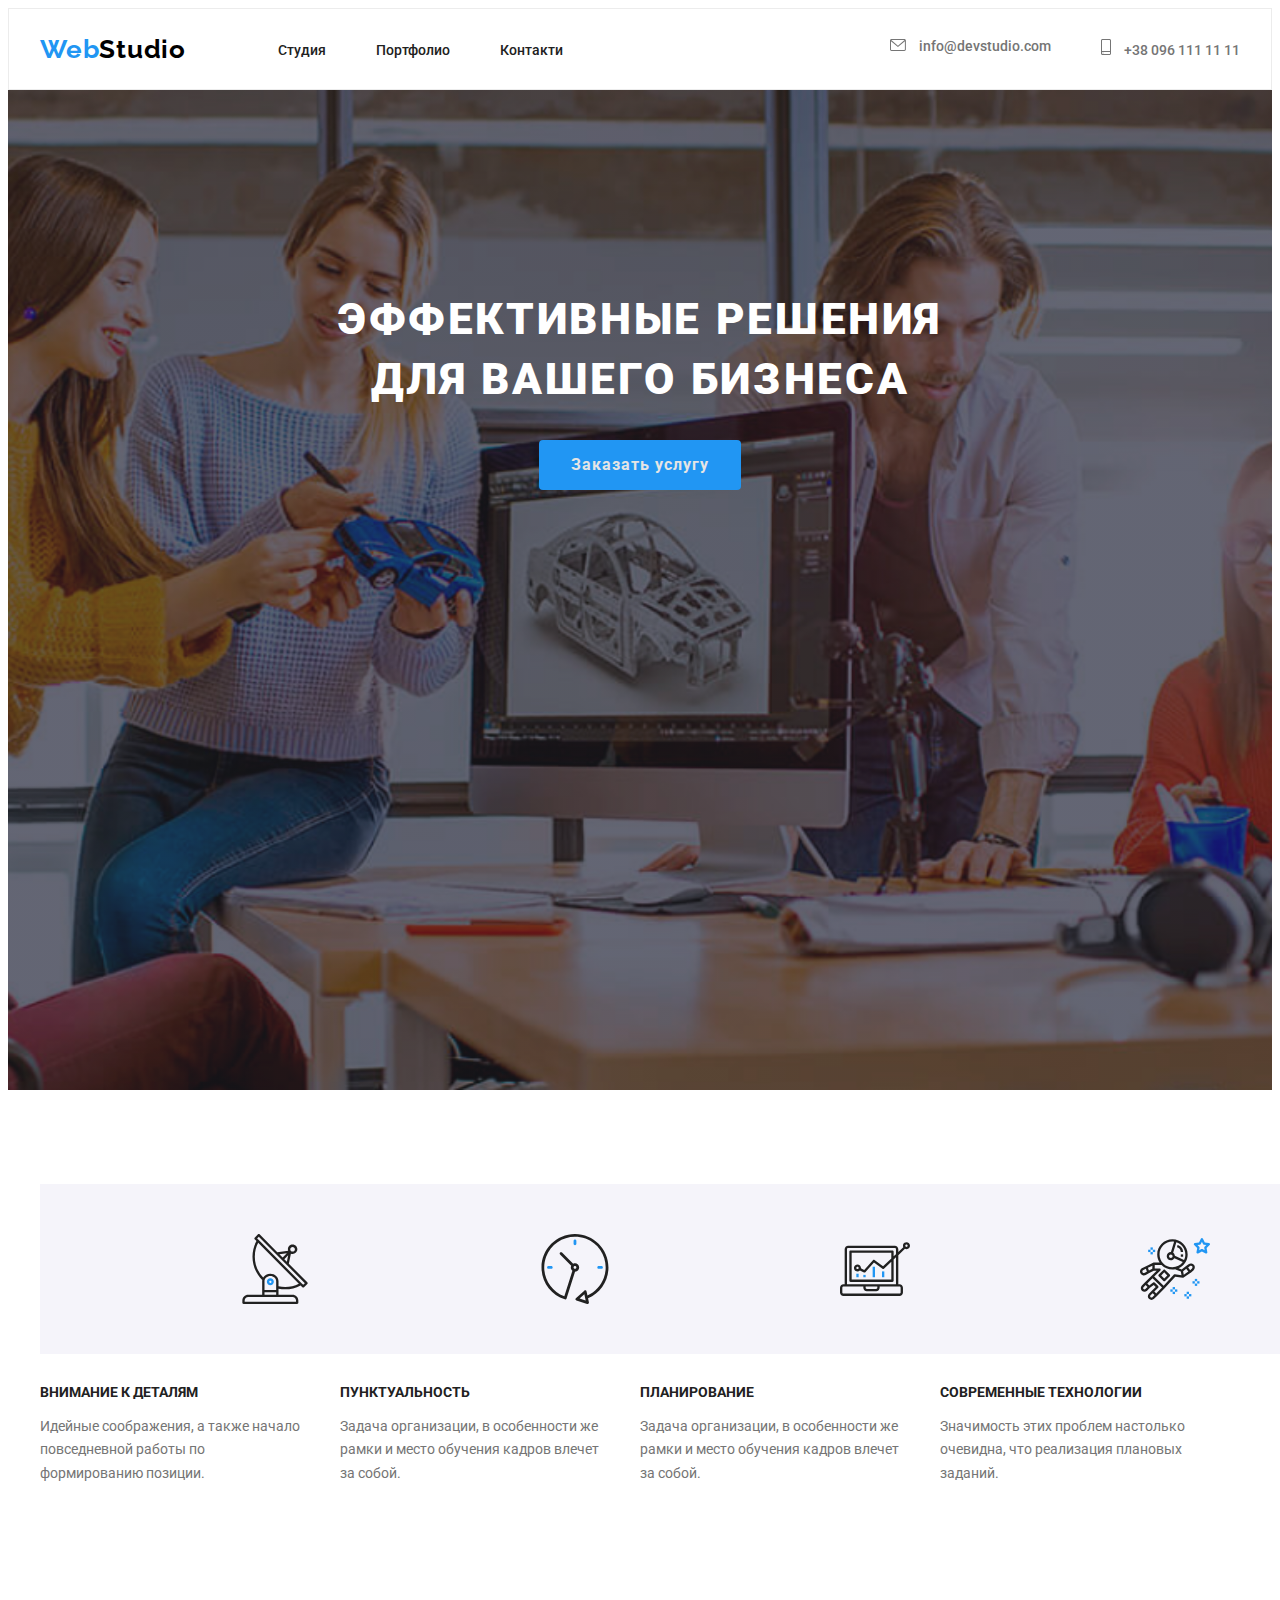
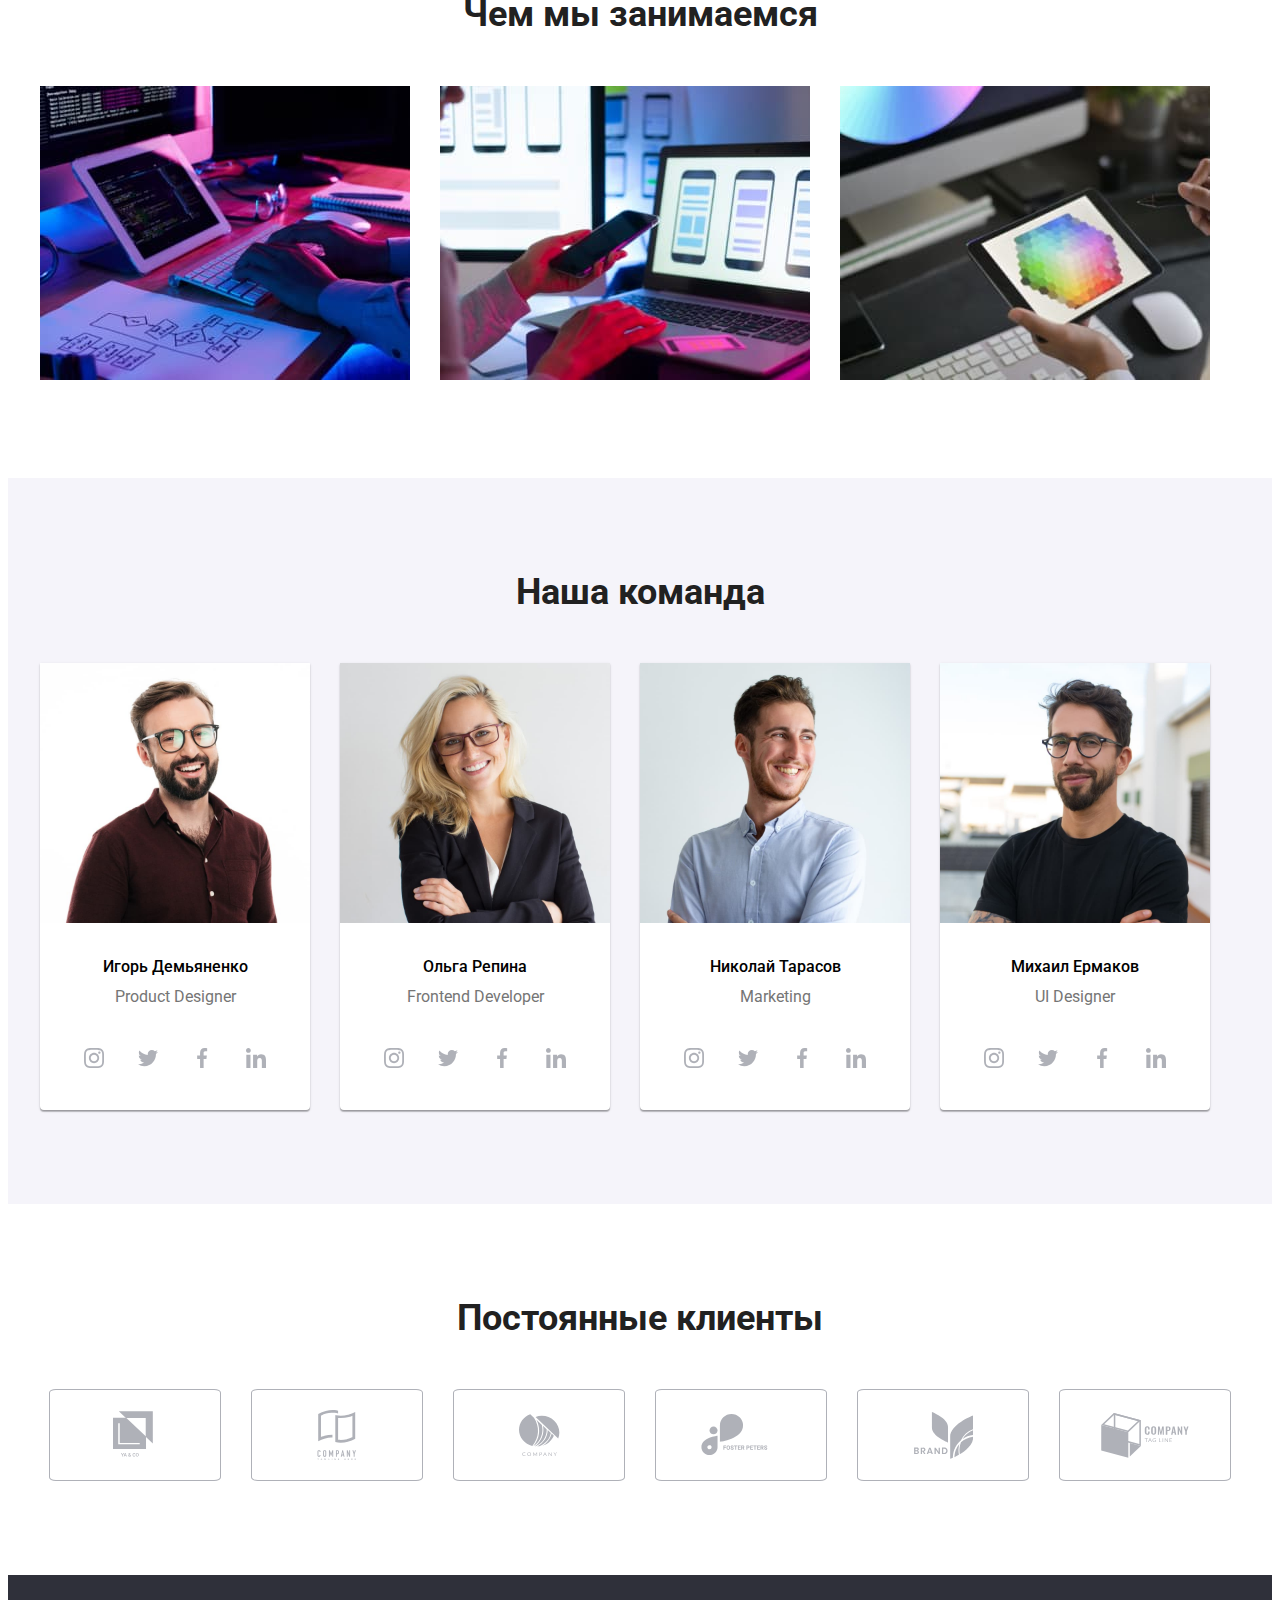
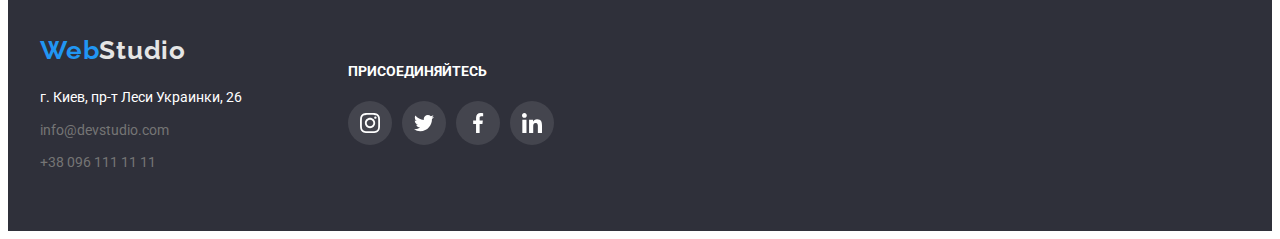
<file: index.html>
<!DOCTYPE html>
<html lang="ru">
  <head>
    <meta charset="UTF-8" />
    <meta name="viewport" content="width=device-width, initial-scale=1.0" />
    <title>Zobova-hw-04</title>
    <link
      rel="stylesheet"
      href="https://cdnjs.cloudflare.com/ajax/libs/modern-normalize/1.0.0/modern-normalize.min.css"
      integrity="sha512-ISS7cAi1PEhQ8jnbJpJZMd29NlhNj4AWYyLOSp2CE/CsHxTCu+r+t0D2yoJudVrd0/8fTVPUVDzY5Tvli75u/g=="
      crossorigin="anonymous"
    />
    <link rel="stylesheet" href="./css/styles.css" />

    <link rel="preconnect" href="https://fonts.gstatic.com" />

    <link
      href="https://fonts.googleapis.com/css2?family=Raleway:wght@700&family=Roboto:wght@400;500;700;900&display=swap"
      rel="stylesheet"
    />
  </head>
  <body>
    <header class="header">
      <div class="container main-nav">
        <a class="logo" href="./index.html" title="WebStudio"
          >Web<span class="colortext">Studio</span></a
        >
        <nav class="nav-section">
          <ul class="nav-links">
            <li class="item-links">
              <a class="header-links" href="./index.html" title="Студия"
                >Студия
              </a>
            </li>
            <li class="item-links">
              <a class="header-links" href="./portfolio.html " title="Портфолио"
                >Портфолио
              </a>
            </li>
            <li class="item-links">
              <a class="header-links" href="" title="Контакты">Контакти </a>
            </li>
          </ul>
        </nav>

        <address class="adress-header">
          <a
            class="item-links header-contacts"
            href="mailto:info@devstudio.com"
          >
            <svg class="master-icon-mails">
              <use href="./images/symbol-defs.svg#icon-envelope"></use>
            </svg>
            info@devstudio.com</a
          >

          <a class="header-contacts" href="tel:+74951234567"
            ><svg class="master-icon-call">
              <use href="./images/symbol-defs.svg#icon-smartphone"></use>
            </svg>
            +38 096 111 11 11</a
          >
        </address>
      </div>
    </header>
    <!--Hero section-->
    <main class="main">
      <section class="hero">
        <div class="container-hero overlay">
          <h1 class="hero-h">Эффективные решения для вашего бизнеса</h1>
          <button class="button-hero">Заказать услугу</button>
        </div>
      </section>

      <!--Main-information-->
      <section class="main-section">
        <div class="container">
          <h2 class="visually-hidden">Наши преимущества</h2>
          <ul class="main-list">
            <li class="main-items">
              <h3 class="title3">Внимание к деталям</h3>
              <p class="sub-title3">
                Идейные соображения, а также начало повседневной работы по
                формированию позиции.
              </p>
            </li>
            <li class="main-items">
              <h3 class="title3">Пунктуальность</h3>
              <p class="sub-title3">
                Задача организации, в особенности же рамки и место обучения
                кадров влечет за собой.
              </p>
            </li>

            <li class="main-items">
              <h3 class="title3">Планирование</h3>
              <p class="sub-title3">
                Задача организации, в особенности же рамки и место обучения
                кадров влечет за собой.
              </p>
            </li>
            <li class="main-items">
              <h3 class="title3">Современные технологии</h3>
              <p class="sub-title3">
                Значимость этих проблем настолько очевидна, что реализация
                плановых заданий.
              </p>
            </li>
          </ul>
        </div>
      </section>

      <!--section_what_we_do-->
      <section class="main-section1">
        <div class="container">
          <h2 class="title2">Чем мы занимаемся</h2>
          <ul class="main-sec-list">
            <li class="main-lis-items">
              <img src="images/img1.jpg" height="294" width="370" alt="img1" />
            </li>
            <li class="main-lis-items">
              <img src="images/img2.jpg" height="294" width="370" alt="img2" />
            </li>
            <li class="main-lis-items">
              <img src="images/img3.jpg" height="294" width="370" alt="img3" />
            </li>
          </ul>
        </div>
      </section>

      <!--our_team-->
      <section class="main-section2">
        <div class="container our-team">
          <h2 class="title2">Наша команда</h2>
          <ul class="out-team-list">
            <li class="list-item">
              <img
                src="images/igor.jpg"
                height="260"
                width="270"
                alt="Designer's Nmae"
              />
              <h3 class="title-name">Игорь Демьяненко</h3>
              <p class="description-index">Product Designer</p>
              <ul class="social-list">
                <li class="s-icon">
                  <a class="master-link m-link-team" href=""
                    ><svg class="master-icon">
                      <use href="./images/symbol-defs.svg#icon-instagram"></use>
                    </svg>
                  </a>
                </li>
                <li class="s-icon">
                  <a class="master-link m-link-team" href=""
                    ><svg class="master-icon">
                      <use href="./images/symbol-defs.svg#icon-twitter"></use>
                    </svg>
                  </a>
                </li>
                <li class="s-icon">
                  <a class="master-link m-link-team" href=""
                    ><svg class="master-icon">
                      <use href="./images/symbol-defs.svg#icon-facebook"></use>
                    </svg>
                  </a>
                </li>
                <li class="s-icon">
                  <a class="master-link m-link-team" href=""
                    ><svg class="master-icon">
                      <use href="./images/symbol-defs.svg#icon-linkedin"></use>
                    </svg>
                  </a>
                </li>
              </ul>
            </li>

            <li class="list-item">
              <img
                src="images/olga.jpg"
                height="260"
                width="270"
                alt="Frontend Developer's Name"
              />
              <h3 class="title-name">Ольга Репина</h3>
              <p class="description-index">Frontend Developer</p>
              <ul class="social-list">
                <li class="s-icon">
                  <a class="master-link" href=""
                    ><svg class="master-icon">
                      <use href="./images/symbol-defs.svg#icon-instagram"></use>
                    </svg>
                  </a>
                </li>
                <li class="s-icon">
                  <a class="master-link" href=""
                    ><svg class="master-icon">
                      <use href="./images/symbol-defs.svg#icon-twitter"></use>
                    </svg>
                  </a>
                </li>
                <li class="s-icon">
                  <a class="master-link" href=""
                    ><svg class="master-icon">
                      <use href="./images/symbol-defs.svg#icon-facebook"></use>
                    </svg>
                  </a>
                </li>
                <li class="s-icon">
                  <a class="master-link" href=""
                    ><svg class="master-icon">
                      <use href="./images/symbol-defs.svg#icon-linkedin"></use>
                    </svg>
                  </a>
                </li>
              </ul>
            </li>
            <li class="list-item">
              <img
                src="images/mark.jpg"
                height="260"
                width="270"
                alt="Marketing's Name"
              />
              <h3 class="title-name">Николай Тарасов</h3>
              <p class="description-index">Marketing</p>
              <ul class="social-list">
                <li class="s-icon">
                  <a class="master-link" href=""
                    ><svg class="master-icon">
                      <use href="./images/symbol-defs.svg#icon-instagram"></use>
                    </svg>
                  </a>
                </li>
                <li class="s-icon">
                  <a class="master-link" href=""
                    ><svg class="master-icon">
                      <use href="./images/symbol-defs.svg#icon-twitter"></use>
                    </svg>
                  </a>
                </li>
                <li class="s-icon">
                  <a class="master-link" href=""
                    ><svg class="master-icon">
                      <use href="./images/symbol-defs.svg#icon-facebook"></use>
                    </svg>
                  </a>
                </li>
                <li class="s-icon">
                  <a class="master-link" href=""
                    ><svg class="master-icon">
                      <use href="./images/symbol-defs.svg#icon-linkedin"></use>
                    </svg>
                  </a>
                </li>
              </ul>
            </li>
            <li class="list-item">
              <img
                src="images/misha.jpg"
                height="260"
                width="270"
                alt="UI Designer's Name"
              />
              <h3 class="title-name">Михаил Ермаков</h3>
              <p class="description-index">UI Designer</p>
              <ul class="social-list">
                <li class="s-icon">
                  <a class="master-link" href=""
                    ><svg class="master-icon">
                      <use href="./images/symbol-defs.svg#icon-instagram"></use>
                    </svg>
                  </a>
                </li>
                <li class="s-icon">
                  <a class="master-link" href=""
                    ><svg class="master-icon">
                      <use href="./images/symbol-defs.svg#icon-twitter"></use>
                    </svg>
                  </a>
                </li>
                <li class="s-icon">
                  <a class="master-link" href=""
                    ><svg class="master-icon">
                      <use href="./images/symbol-defs.svg#icon-facebook"></use>
                    </svg>
                  </a>
                </li>
                <li class="s-icon">
                  <a class="master-link" href=""
                    ><svg class="master-icon">
                      <use href="./images/symbol-defs.svg#icon-linkedin"></use>
                    </svg>
                  </a>
                </li>
              </ul>
            </li>
          </ul>
        </div>
      </section>
      <!--Постоянные клиенты-->
      
      <section class="section-3">
        <div class="container clients">
        <h2 class="title2 clients-title">Постоянные клиенты</h2>
        <ul class="clients-list">
          <li class="clients-link">
            <a class="master-clients" href=""
            ><svg class="icon-clients logo-1">
              <use href="./images/symbol-defs.svg#icon-logo-1"></use>
            </svg>
          </a>
        </li>
        <li class="clients-link">
          <a class="master-clients" href=""
          ><svg class="icon-clients logo-2">
            <use href="./images/symbol-defs.svg#icon-logo-2"></use>
          </svg>
        </a>
      </li>
      <li class="clients-link">
        <a class="master-clients" href=""
        ><svg class="icon-clients logo-3">
          <use href="./images/symbol-defs.svg#icon-logo-3"></use>
        </svg>
      </a>
    </li>
    <li class="clients-link">
      <a class="master-clients" href=""
      ><svg class="icon-clients logo-4">
        <use href="./images/symbol-defs.svg#icon-logo-4"></use>
      </svg>
    </a>
  </li>
  <li class="clients-link">
    <a class="master-clients" href=""
    ><svg class="icon-clients logo-5">
      <use href="./images/symbol-defs.svg#icon-logo-5"></use>
    </svg>
  </a>
</li>
<li class="clients-link">
  <a class="master-clients" href=""
  ><svg class="icon-clients logo-6">
    <use href="./images/symbol-defs.svg#icon-logo-6"></use>
  </svg>
</a>
</li>
</ul>
</div>
</section>
</main>

<!--Footer-->
    <footer class="footer">
      <div class="container footer-main">
        <div class="footer-1">
          <a class="logo" href="./index.html" title="WebStudio"
            >Web<span class="colortext_bottom">Studio</span></a
          >
          <ul class="footer-list">
            <li>
              <p class="adress-footer footer-items">
                г. Киев, пр-т Леси Украинки, 26
              </p>
            </li>

            <li>
              <address>
                <a
                  class="contacts-footer mail-footer footer-items"
                  href="mailto:info@devstudio.com"
                  >info@devstudio.com</a
                >
              </address>
            </li>

            <li>
              <a class="contacts-footer footer-items" href="tel:+74951234567"
                >+38 096 111 11 11</a
              >
            </li>
          </ul>
        </div>
        <div class="welcom">
          <p class="prisoed">присоединяйтесь</p>
          <ul class="clients-list clients-list-f">
            <li class="s-icon f-icon">
              <a class="master-link m-link-footer" href=""
                ><svg class="master-icon">
                  <use href="./images/symbol-defs.svg#icon-instagram"></use>
                </svg>
              </a>
            </li>
            <li class="s-icon f-icon">
              <a class="master-link m-link-footer" href=""
                ><svg class="master-icon">
                  <use href="./images/symbol-defs.svg#icon-twitter"></use>
                </svg>
              </a>
            </li>
            <li class="s-icon f-icon">
              <a class="master-link m-link-footer" href=""
                ><svg class="master-icon">
                  <use href="./images/symbol-defs.svg#icon-facebook"></use>
                </svg>
              </a>
            </li>
            <li class="s-icon f-icon">
              <a class="master-link m-link-footer" href=""
                ><svg class="master-icon">
                  <use href="./images/symbol-defs.svg#icon-linkedin"></use>
                </svg>
              </a>
            </li>
          </ul>
        </div>
      </div>
    </footer>
  </body>
</html>
</file>
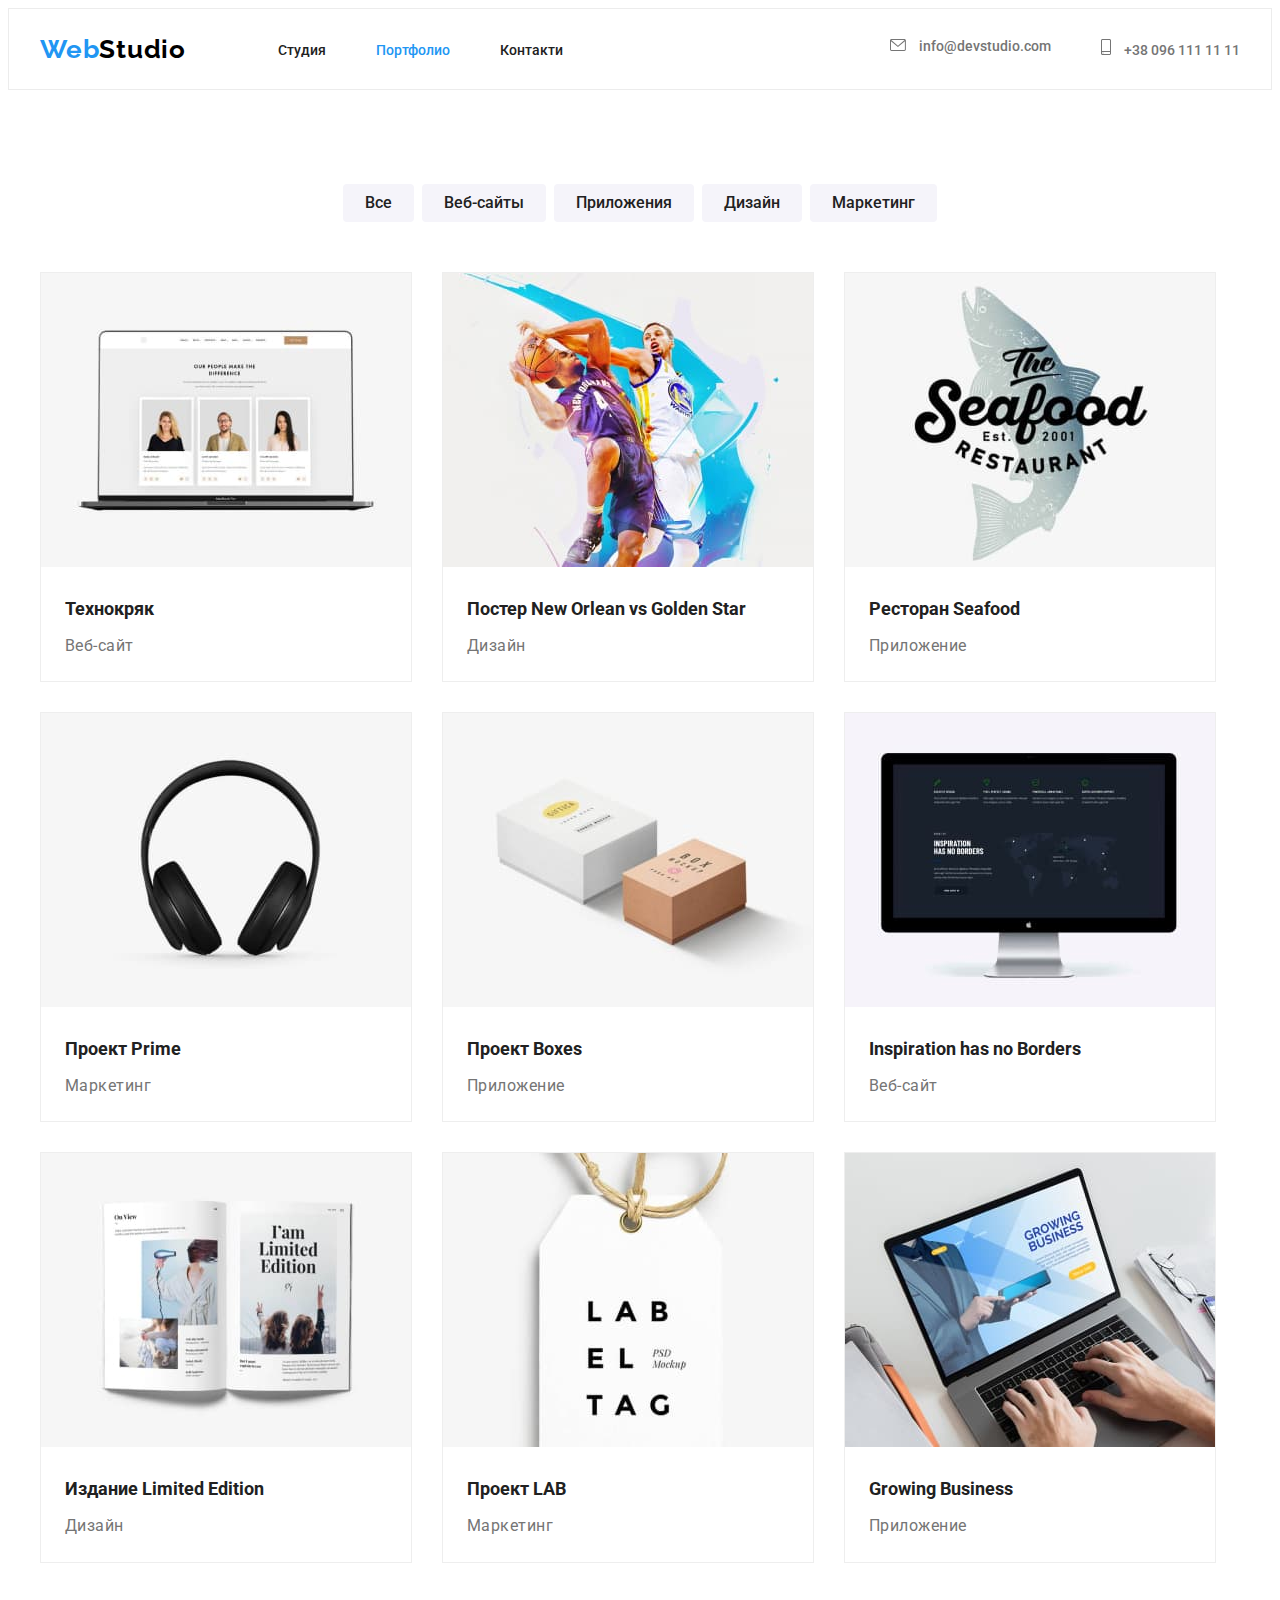
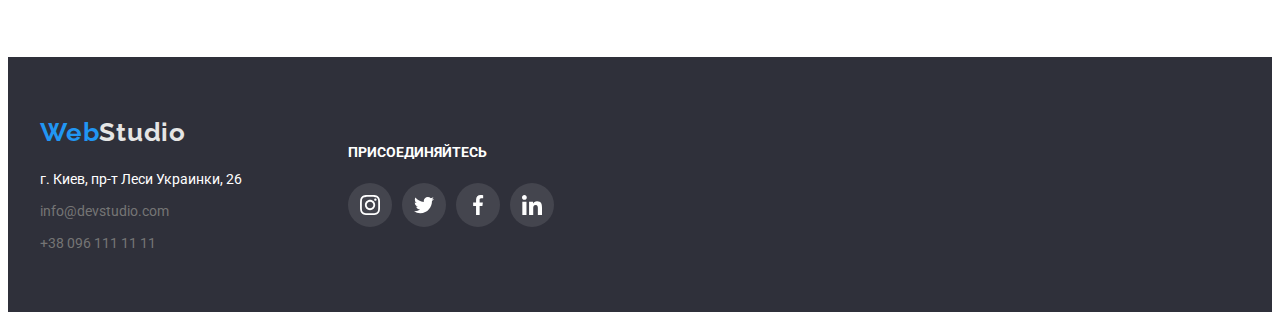
<file: portfolio.html>
<!DOCTYPE html>
<html lang="ru">
  <head>
    <meta charset="UTF-8" />
    <meta name="viewport" content="width=device-width, initial-scale=1.0" />
    <title>Zobova-hw-01</title>
    <link rel="stylesheet" href="./css/styles.css" />

    <link rel="preconnect" href="https://fonts.gstatic.com" />

    <link
      href="https://fonts.googleapis.com/css2?family=Raleway:wght@700&family=Roboto:wght@400;500;700;900&display=swap"
      rel="stylesheet"
    />

    <link
      rel="stylesheet"
      href="https://cdnjs.cloudflare.com/ajax/libs/modern-normalize/1.0.0/modern-normalize.min.css"
      integrity="sha512-ISS7cAi1PEhQ8jnbJpJZMd29NlhNj4AWYyLOSp2CE/CsHxTCu+r+t0D2yoJudVrd0/8fTVPUVDzY5Tvli75u/g=="
      crossorigin="anonymous"
    />
  </head>

  <body>
    <header class="header">
      <div class="container main-nav">
        <a class="logo" href="./index.html" title="WebStudio"
          >Web<span class="colortext">Studio</span></a
        >
        <nav class="nav-section">
          <ul class="nav-links">
            <li class="item-links">
              <a class="header-links" href="./index.html" title="Студия"
                >Студия
              </a>
            </li>
            <li class="item-links">
              <a
                class="header-links current"
                href="./portfolio.html "
                title="Портфолио"
                >Портфолио
              </a>
            </li>
            <li class="item-links">
              <a class="header-links" href="" title="Контакты">Контакти </a>
            </li>
          </ul>
        </nav>

        <address class="adress-header">
          <a
            class="item-links header-contacts"
            href="mailto:info@devstudio.com"
          >
            <svg class="master-icon-mails">
              <use href="./images/symbol-defs.svg#icon-envelope"></use>
            </svg>
            info@devstudio.com</a
          >

          <a class="header-contacts" href="tel:+74951234567"
            ><svg class="master-icon-call">
              <use href="./images/symbol-defs.svg#icon-smartphone"></use>
            </svg>
            +38 096 111 11 11</a
          >
        </address>
      </div>
    </header>
    <main>
      <section class="section-portfolio">
        <div class="container portfolio-container">
          <ul class="portfolio-list">
            <li class="portfolio-items">
              <button class="button" type="button">Все</button>
            </li>
            <li class="portfolio-items">
              <button class="button" type="button">Веб-сайты</button>
            </li>
            <li class="portfolio-items">
              <button class="button" type="button">Приложения</button>
            </li>
            <li class="portfolio-items">
              <button class="button" type="button">Дизайн</button>
            </li>
            <li class="portfolio-items">
              <button class="button" type="button">Маркетинг</button>
            </li>
          </ul>
          <h1 class="visually-hidden">Наши проекты</h1>
          <ul class="card-set">
            <li class="card-set-items">
              <a class="card-set-link" href="">
                <img
                  src="images/techno.jpg"
                  alt="Tecnokryak"
                  width="370"
                  height="294"
                />
                <div class="portfolio-info">
                  <h2 class="descrip-portfolio">Технокряк</h2>
                  <p class="project-name-p">Веб-сайт</p>
                </div>
              </a>
            </li>
            <li class="card-set-items">
              <a class="card-set-link" href="">
                <img
                  src="images/poster.jpg"
                  alt="Photo of Poster"
                  width="370"
                  height="294"
                />
                <div class="portfolio-info">
                  <h2 class="descrip-portfolio">
                    Постер New Orlean vs Golden Star
                  </h2>
                  <p class="project-name-p">Дизайн</p>
                </div>
              </a>
            </li>
            <li class="card-set-items">
              <a class="card-set-link" href="">
                <img
                  src="images/seafood.jpg"
                  alt="See Food Emblem"
                  width="370"
                  height="294"
                />
                <div class="portfolio-info">
                  <h2 class="descrip-portfolio">Ресторан Seafood</h2>
                  <p class="project-name-p">Приложение</p>
                </div>
              </a>
            </li>

            <li class="card-set-items">
              <a class="card-set-link" href="">
                <img
                  src="images/naushn.jpg"
                  alt="headphones"
                  width="370"
                  height="294"
                />
                <div class="portfolio-info">
                  <h2 class="descrip-portfolio">Проект Prime</h2>
                  <p class="project-name-p">Маркетинг</p>
                </div>
              </a>
            </li>
            <li class="card-set-items">
              <a class="card-set-link" href="">
                <img
                  src="images/project-boxes.jpg"
                  alt="wooden boxes"
                  width="370"
                  height="294"
                />
                <div class="portfolio-info">
                  <h2 class="descrip-portfolio">Проект Boxes</h2>
                  <p class="project-name-p">Приложение</p>
                </div>
              </a>
            </li>
            <li class="card-set-items">
              <a class="card-set-link" href="">
                <img
                  src="images/inspiration.jpg"
                  alt="photo of montior"
                  width="370"
                  height="294"
                />
                <div class="portfolio-info">
                  <h2 class="descrip-portfolio">Inspiration has no Borders</h2>
                  <p class="project-name-p">Веб-сайт</p>
                </div>
              </a>
            </li>

            <li class="card-set-items">
              <a class="card-set-link" href="">
                <img
                  src="images/limited-edition.jpg"
                  alt="Limited Edition magazine"
                  width="370"
                  height="294"
                />
                <div class="portfolio-info">
                  <h2 class="descrip-portfolio">Издание Limited Edition</h2>
                  <p class="project-name-p">Дизайн</p>
                </div>
              </a>
            </li>
            <li class="card-set-items">
              <a class="card-set-link" href="">
                <img
                  src="images/lab.jpg"
                  alt="Lab El Tag"
                  width="370"
                  height="294"
                />
                <div class="portfolio-info">
                  <h2 class="descrip-portfolio">Проект LAB</h2>
                  <p class="project-name-p">Маркетинг</p>
                </div>
              </a>
            </li>
            <li class="card-set-items">
              <a class="card-set-link" href="">
                <img
                  src="images/growing.jpg"
                  alt="Working on a laptop"
                  width="370"
                  height="294"
                />
                <div class="portfolio-info">
                  <h2 class="descrip-portfolio">Growing Business</h2>
                  <p class="project-name-p">Приложение</p>
                </div>
              </a>
            </li>
          </ul>
        </div>
      </section>
    </main>

    
    <!--Footer-->
    <footer class="footer">
      <div class="container footer-main">
        <div class="footer-1">
          <a class="logo" href="./index.html" title="WebStudio"
            >Web<span class="colortext_bottom">Studio</span></a
          >
          <ul class="footer-list">
            <li>
              <p class="adress-footer footer-items">
                г. Киев, пр-т Леси Украинки, 26
              </p>
            </li>

            <li>
              <address>
                <a
                  class="contacts-footer mail-footer"
                  href="mailto:info@devstudio.com"
                  >info@devstudio.com</a
                >
              </address>
            </li>

            <li>
              <a class="contacts-footer" href="tel:+74951234567"
                >+38 096 111 11 11</a
              >
            </li>
          </ul>
        </div>
        <div class="welcom">
          <p class="prisoed">присоединяйтесь</p>
          <ul class="clients-list clients-list-f">
            <li class="s-icon f-icon">
              <a class="master-link m-link-footer" href=""
                ><svg class="master-icon">
                  <use href="./images/symbol-defs.svg#icon-instagram"></use>
                </svg>
              </a>
            </li>
            <li class="s-icon f-icon">
              <a class="master-link m-link-footer" href=""
                ><svg class="master-icon">
                  <use href="./images/symbol-defs.svg#icon-twitter"></use>
                </svg>
              </a>
            </li>
            <li class="s-icon f-icon">
              <a class="master-link m-link-footer" href=""
                ><svg class="master-icon">
                  <use href="./images/symbol-defs.svg#icon-facebook"></use>
                </svg>
              </a>
            </li>
            <li class="s-icon f-icon">
              <a class="master-link m-link-footer" href=""
                ><svg class="master-icon">
                  <use href="./images/symbol-defs.svg#icon-linkedin"></use>
                </svg>
              </a>
            </li>
          </ul>
        </div>
      </div>
    </footer>
  </body>
</html>
</file>
<file: css/styles.css>
:root {
  --main-fonts-color: #212121;
  --secondary-fonts-color: #757575;
  --sec-background-color: #f5f4fa;
  --main-bck-color: #e5e5e5;
  --top-bottom-background-color: #2f303a;
  --accent-color: #2196f3;
}
a {
  text-decoration: none;
}

p,
h1,
h2,
h3 {
  margin-top: 0;
  margin-bottom: 0;
}

ul {
  margin: 0;
  padding-left: 0;
}
li {
  list-style-type: none;
}
body {
  font-family: "Roboto", sans-serif;
}

.container {
  width: 1200px;
  margin: 0 auto;
  padding: 0 15px;
}

.logo {
  font-family: "Raleway", sans-serif;
  font-style: normal;
  font-weight: 700;
  font-size: 26px;
  line-height: 1.19;
  letter-spacing: 0.03em;
  color: var(--accent-color);
  margin-right: 93px;
  width: 145px;
}

.adress-header {
  margin-left: auto;
  font-family: "Roboto", sans-serif;
}

.colortext_bottom {
  color: var(--main-bck-color);
}
.colortext {
  color: black;
}

header {
  padding-bottom: 24px;
  padding-top: 25px;
  background: #ffffff;
  border: 1px solid #ececec;
}

.header-contacts {
  text-decoration: none;
  font-style: normal;
  color: var(--secondary-fonts-color);
  font-weight: 500;
  font-size: 14px;
  line-height: 1.14;
}

.header-contacts:focus,
.header-contacts:hover {
  color: var(--accent-color);
}

.header-links {
  font-weight: 500;
  font-size: 14px;
  line-height: 1.14;
  color: var(--main-fonts-color);
  padding: 32px 0;
}

.header-links:focus,
.header-links:hover {
  color: var(--accent-color);
}
/*Hero section*/
.hero {
  background-color: #2f303a;
}
.hero-h {
  width: 696px;
  height: 120px;
  left: 452px;
  top: 280px;
  font-weight: 900;
  font-size: 44px;
  line-height: 1.36;
  text-align: center;
  letter-spacing: 0.06em;
  text-transform: uppercase;
  color: #ffffff;
  justify-content: center;
  margin: auto;
}
.hero .overlay 
{
  max-width: 1600px;

  height: 600px;

  margin-right: auto;

  margin-left: auto;

  padding-top: 200px;

  padding-bottom: 200px;

  text-align: center;



  background-color: #c4c4c4;

  background-image: linear-gradient(

      to right,

      rgba(47, 48, 58, 0.4),

      rgba(47, 48, 58, 0.4)

    ),

    url(../images/fon.png);

  background-position: center;

  background-repeat: no-repeat;

  background-size: cover;
}

.hero .container {
  padding-top: 200px;
  padding-bottom: 280px;
}
/*Styles for buttons*/

.button {
  padding: 6px 22px;
  line-height: 1.6;
}

.button-hero {
  border-radius: 4px;
  border: 0 solid transparent;
  min-width: 200px;
  color: var(--main-bck-color);
  background: var(--accent-color);
  font-family: inherit;
  font-weight: 700;
  font-size: 16px;
  line-height: 1.9;
  display: block;
  margin: 0 auto;
  margin-top: 30px;
  cursor: pointer;
  padding: 10px 32px 10px 32px;
  text-align: center;
  letter-spacing: 0.06em;
}

button {
  color: var(--main-fonts-color);
  background: var(--sec-background-color);
  font-family: inherit;
  font-weight: 500;
  font-size: 16px;
  border-radius: 4px;
  border: 0;
  cursor: pointer;
}

button:focus,
button:hover {
  color: #ffffff;
  background: var(--accent-color);
}

/*main index*/

.main-nav {
  display: flex;
  align-items: center;
}

.nav-links {
  display: flex;
  align-items: center;
}

.item-links:not(:last-child) {
  margin-right: 50px;
}

.nav-links.header-links {
  display: block;
  padding-top: 32px;
  padding-bottom: 32px;
}

.title2 {
  color: var(--main-fonts-color);
  font-weight: 700;
  font-size: 36px;
  line-height: 1.16;
}
.title3 {
  color: var(--main-fonts-color);
  font-weight: 700;
  font-size: 14px;
  line-height: 1.19;
  text-transform: uppercase;
}

.sub-title3 {
  margin-block-start: 1em;
  margin-block-end: 1em;
  margin-inline-start: 0px;
  margin-inline-end: 0px;
  font-size: 14px;
  line-height: 1.7;
  color: var(--secondary-fonts-color);
}

.description-index {
  margin-bottom: 30px;
  text-align: center;
  color: var(--secondary-fonts-color);
  font-size: 16px;
  line-height: 1.19;
}

.main-section2 {
  background-color: var(--sec-background-color);
  padding-bottom: 94px;
  padding-top: 94px;
}

.main-list {
  display: flex;
}

.main-section {
  padding-top: 94px;
}

.main-items {
  justify-content: center;
  width: 270px;
}
.main-items:not(:last-child) {
  margin-right: 30px;
}

.main-items::before {
  content: "";
  width: 270px;
  height: 120px;
  display: block;
  padding: 25px 100px;
  background-repeat: no-repeat;
  background-position: 50% 50%;
  margin-bottom: 30px;
  background-color: #f5f4fa;
}
.main-items:nth-child(1):before {
  background-image: url(../images/antenna\ 1.svg);
}

.main-items:nth-child(2):before {
  background-image: url(../images/clock\ 1.svg);
}
.main-items:nth-child(3):before {
  background-image: url(../images/diagram\ 1.svg);
}

.main-items:nth-child(4):before {
  background-image: url(../images/astronaut\ 1.svg);
}
.main-items .title3 {
  margin-bottom: 10px;
}

.main-sec-list {
  display: flex;
}
.main-lis-items:not(:last-child) {
  margin-right: 30px;
}
.main-section1 {
  padding-top: 94px;
  padding-bottom: 94px;
}

.title2 {
  margin-bottom: 50px;
  text-align: center;
}

.out-team-list {
  display: flex;
}

.list-item:not(:last-child) {
  margin-right: 30px;
}

.list-item {
  box-shadow: 0px 1px 3px rgba(0, 0, 0, 0.12), 0px 1px 1px rgba(0, 0, 0, 0.14),
    0px 2px 1px rgba(0, 0, 0, 0.2);
  border-radius: 0px 0px 4px 4px;
  background-color: #fff;
}

.title-name {
  margin-top: 30px;
  margin-bottom: 10px;
  text-align: center;
  font-weight: 500;
  font-size: 16px;
  line-height: 1.19;
  text-align: center;
}


/*footer*/
.footer-1 {
  margin-right: 70px;
}

.footer {
  align-items: baseline;   
  margin-right: auto;
  margin-left: auto;
  padding-top: 60px;
  padding-bottom: 60px;
  background-color: var(--top-bottom-background-color);
  font-family: "Roboto", sans-serif;
}
.footer-list {
  margin-top: 20px;
}

.mail-footer {
  display: block;
  margin-bottom: 9px;
  line-height: 1.7;
}

.adress-footer {
  text-decoration: none;
  font-style: normal;
  font-weight: 400;
  font-size: 14px;
  line-height: 1.7;
  color: #ffffff;
}

.contacts-footer {
  text-decoration: none;
  font-style: normal;
  color: var(--secondary-fonts-color);
  font-family: "Roboto", sans-serif;
  margin-top: 9px;
  font-size: 14px;
  
}

.footer-list {
  display: inline-block;
}

.contact-footers-item {
  display: inline-block;
  margin-bottom: 9px;
  margin-top: 9px;
  
}

.footer-phone {
  margin-bottom: 60px;
}

.footer .logo {
  display: block;
}

/*Portfolio*/
.visually-hidden {
  display: none;
  position: absolute;
  clip: rect(0000);
  width: 1px;
  height: 1px;
  margin: -1px;
}
.descrip-portfolio {
  color: var(--main-fonts-color);
  font-size: 18px;
  line-height: 2;
}

.project-name-p {
  color: var(--secondary-fonts-color);
  font-size: 16px;
  line-height: 1.9;
  letter-spacing: 0.03em;
}

.portfolio-list {
  display: flex;
  align-items: center;
  justify-content: center;
  margin-bottom: 50px;
}

.section-portfolio {
  padding-bottom: 94px;
  padding-top: 94px;
}

.portfolio-items:not(:last-child) {
  margin-right: 8px;
}
.card-set {
  display: flex;
  flex-wrap: wrap;
  margin-left: -30px;
  margin-top: -30px;
  flex-basis: calc((100%-60) / 3);
}

.card-set-items {
  margin-left: 30px;
  margin-top: 30px;
  border: 1px solid #eeeeee;
  width: 370px;
}
.card-set-link {
  display: inline-block;
}
.card-set-link:hover,
.card-set-link:focus {
  box-shadow: inset 0px 1px 1px rgba(0, 0, 0, 0.12),
    0px 4px 4px rgba(0, 0, 0, 0.06), 1px 4px 6px rgba(0, 0, 0, 0.16);
}
.card-set-items:nth-last-child(-n + 3) {
  margin-bottom: 0;
}

.portfolio-info {
  padding: 20px 24px;
  font-family: "Roboto", sans-serif;
}

.descrip-portfolio {
  padding-bottom: 4px;
}

/* Icons*/
.social-list {
  display: flex;
  justify-content: center;
  margin-bottom: 30px;
}

.social-list .s-icon:not(:last-child) {
  margin-right: 10px;
}

.master-link {
  display: inline-flex;
  width: 44px;
  height: 44px;
  justify-content: center;
  align-items: center;
  border-radius: 50%;

  color: #afb1b8;
}
.m-link-team {
  background-color: #ffffff;
}

.master-link:hover,
.master-link:focus {
  background-color: var(--accent-color);
  color: #ffffff;
}

.master-icon {
  height: 20px;
  width: 20px;
  justify-content: center;
  fill: currentColor;
}

.clients-list {
  display: flex;
  justify-content: center;
  margin-bottom: 0px;
  margin-top: 50px;
}
.clients-list .clients-link:not(:last-child) {
  margin-right: 30px;
}

.master-clients {
  display: inline-flex;
  width: 170px;
  height: 90px;
  justify-content: center;
  align-items: center;
  color: #afb1b8;
  border: currentColor 1px solid;
  border-radius: 4%;
}

.icon-clients {
  justify-content: center;
  fill: currentColor;
  justify-items: center;
}

.clients {
  display: block;
 
}

.section-3{
  padding-top: 94px;
  padding-bottom: 94px;

}
.logo-1 {
  width: 44px;
  height: 49px;
}
.logo-2 {
  width: 40px;
  height: 50px;
}
.logo-3 {
  width: 41px;
  height: 42.6px;
}
.logo-4 {
  width: 79.6px;
  height: 42px;
}
.logo-5 {
  width: 59px;
  height: 47px;
}
.logo-6 {
  width: 88.4px;
  height: 45.4px;
}

.clients-title {
  margin-bottom: 0;
}

.master-clients:hover,
.master-clients:focus {
  color: var(--accent-color);
}

.prisoed {
  color: #ffffff;
  width: 145px;
  height: 16px;
  font-family: Roboto;
  font-weight: bold;
  font-size: 14px;
  line-height: 1.4;
  text-transform: uppercase;
  text-align: center;
}
.welcom {
  display: inline-block;
}
.prisoed {
  display: inline;
  text-align: center;
}
.footer-main {
  display: flex;
  align-items: center;

  }

.clients-list-f {
  display: flex;
}
.f-icon:not(:last-child) {
  margin-right: 10px;
}
.clients-list-f {
  margin-top: 20px;
}
.m-link-footer {
  background-color: rgba(255, 255, 255, 0.1);
  color: #ffffff;
}
.adress-header {
  display: flex;
}
.link-header {
  display: inline-flex;
  justify-content: center;
  align-items: center;
  color: #afb1b8;
}
.master-icon-mails {
  width: 16px;
  height: 12px;
  fill: currentColor;
  margin-right: 10px;
}
.master-icon-call {
  fill: currentColor;
  width: 10px;
  height: 16px;
  margin-right: 10px;
}
.link-header:hover,
.link-header:focus {
  color: var(--accent-color);
}

.current {
  color: var(--accent-color);
}
</file>
